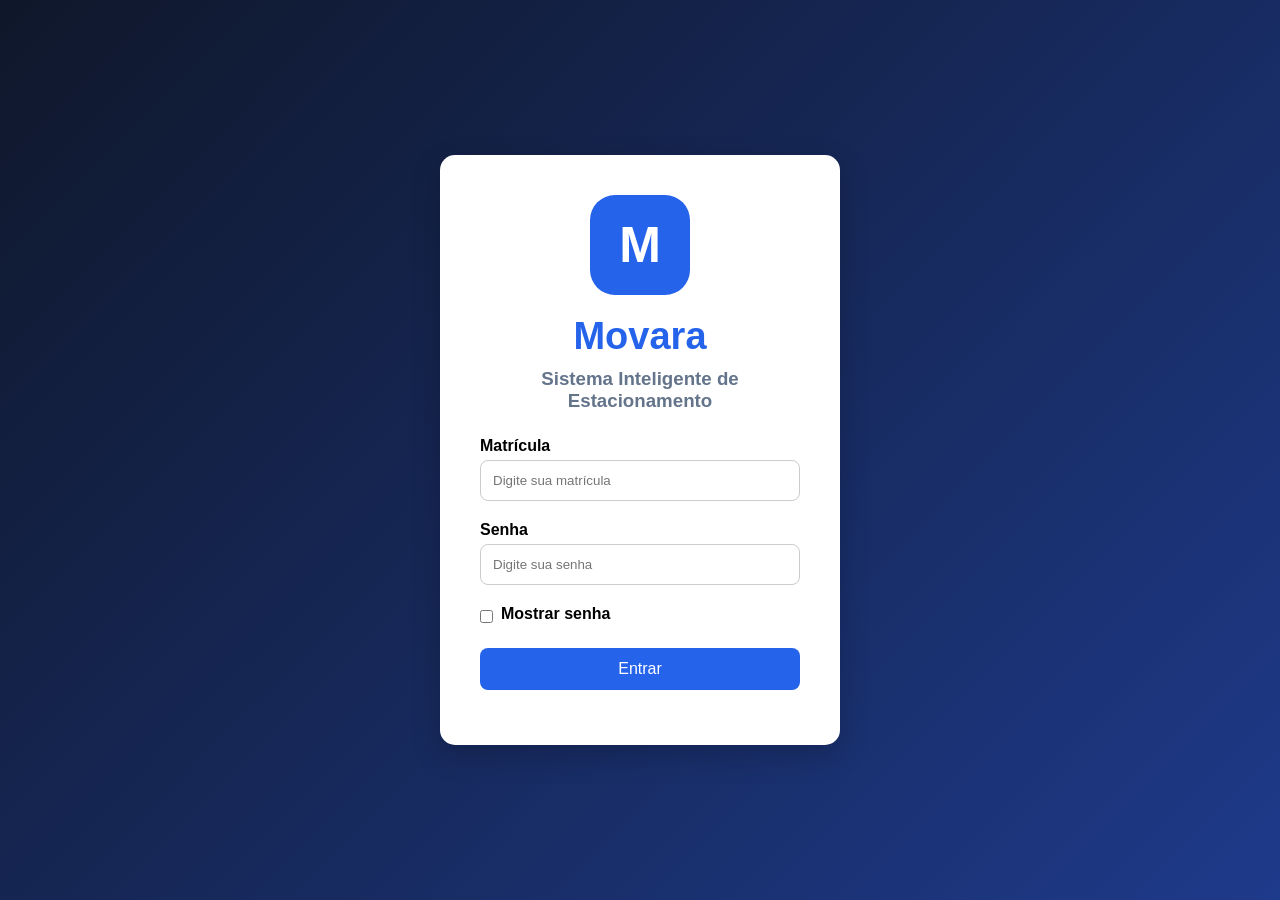
<file: Movara/Index.html>
<!DOCTYPE html>
<html lang="pt-BR">
    <head>
        <meta charset="UTF-8">
        <meta name="viewport" content="width=device-width,initial-scale=1.0">
        <title>Movara - Login</title>
        <link rel="stylesheet" href="css/login.css">
    </head>
    <body>
        <div class="login-card">
            <div class="logo-m">
            M
            </div>
            <h1>Movara</h1>
            <h3>Sistema Inteligente de Estacionamento</h3>

            <form id="loginForm">
                <label for="matricula">Matrícula</label>
                <input
                type="text"
                id="matricula"
                placeholder="Digite sua matrícula" required>
                <label for="senha">Senha</label>
                <input
                type="password"
                id="senha"
                placeholder="Digite sua senha" required>
                <div class="mostrar-senha">
                <input 
                type="checkbox" 
                id="mostrarSenha"> 
                <label for="mostrarSenha">Mostrar senha</label>
                </div>
                <button type="submit">Entrar</button>
            </form>
            <p id="mensagem"></p>
        </div>
        </div>
        <script src="js/login.js"></script>
    </body>
</html>
</file>
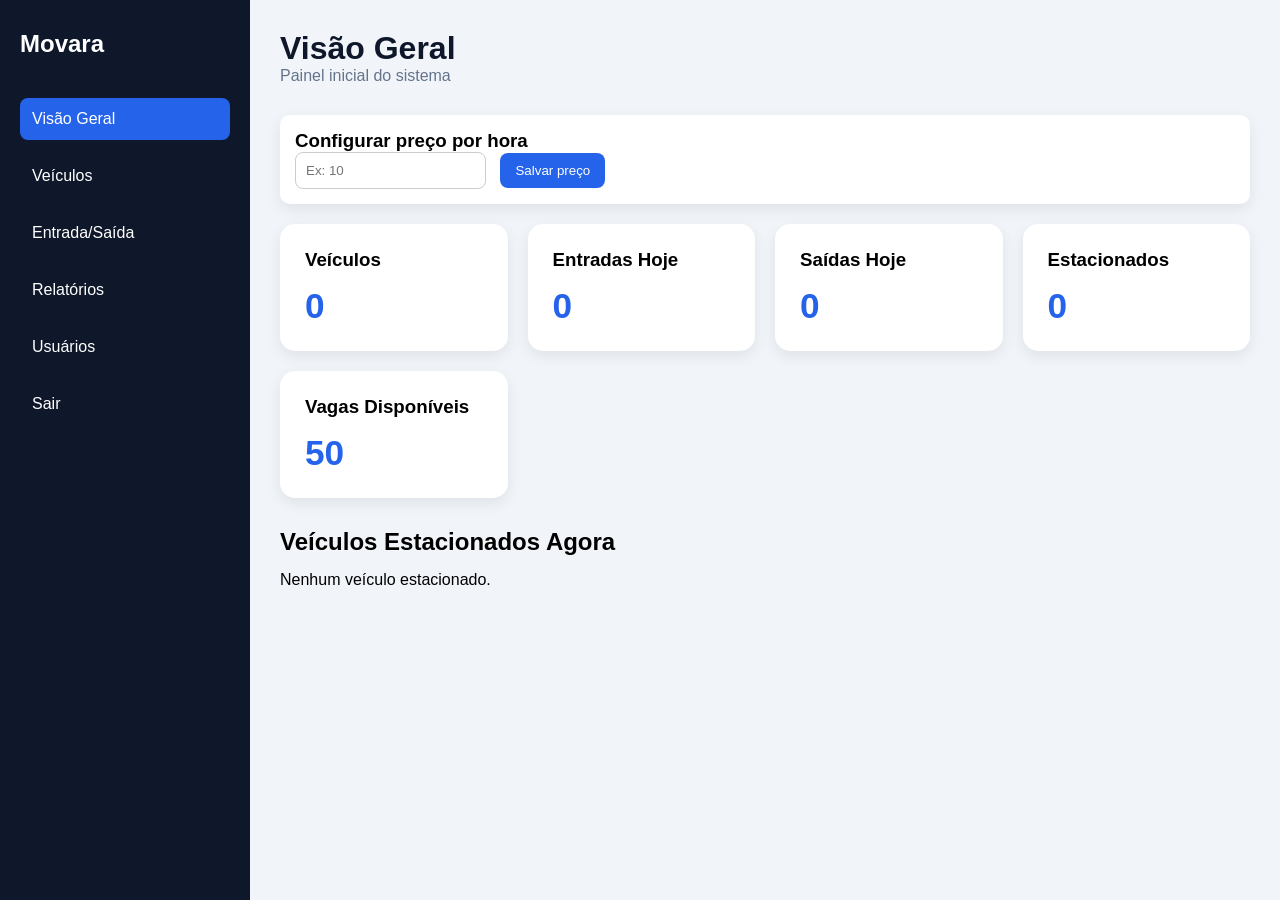
<file: Movara/pages/dashboard.html>
<!DOCTYPE html>
<html lang="pt-BR">

<head>
    <meta charset="UTF-8">
    <meta name="viewport" content="width=device-width, initial-scale=1.0">
    <title>Movara - Visão Geral</title>

    <link rel="stylesheet" href="../css/dashboard.css">
</head>

<body>

    <aside class="sidebar">

        <h2>Movara</h2>

        <nav>
            <a href="dashboard.html" class="active">Visão Geral</a>
            <a href="veiculos.html">Veículos</a>
            <a href="entrada-saida.html">Entrada/Saída</a>
            <a href="relatorios.html">Relatórios</a>
            <a href="usuarios.html">Usuários</a>
            <a href="../Index.html">Sair</a>
        </nav>

    </aside>

    <main class="content">

        <header>
            <h1>Visão Geral</h1>
            <p>Painel inicial do sistema</p>
        </header>

        
        <div class="config-preco">

            <h3>Configurar preço por hora</h3>

            <input
                type="number"
                id="precoInput"
                placeholder="Ex: 10"
                step="0.01">

            <button onclick="salvarPreco()">
                Salvar preço
            </button>

        </div>

        
        <div id="toast-container"></div>

        
        <section class="cards">

            <div class="card">
                <h3>Veículos</h3>
                <span id="totalVeiculos">0</span>
            </div>

            <div class="card">
                <h3>Entradas Hoje</h3>
                <span id="totalEntradas">0</span>
            </div>

            <div class="card">
                <h3>Saídas Hoje</h3>
                <span id="totalSaidas">0</span>
            </div>

            <div class="card">
                <h3>Estacionados</h3>
                <span id="totalEstacionados">0</span>
            </div>

            <div class="card">
            <h3>Vagas Disponíveis</h3>
            <span id="totalVagas">0</span>
            </div>

        </section>

        
        <h2 style="margin-top:30px;">Veículos Estacionados Agora</h2>

        <div id="ativos"></div>

    </main>

    <script src="../js/dashboard.js"></script>

</body>

</html>
</file>
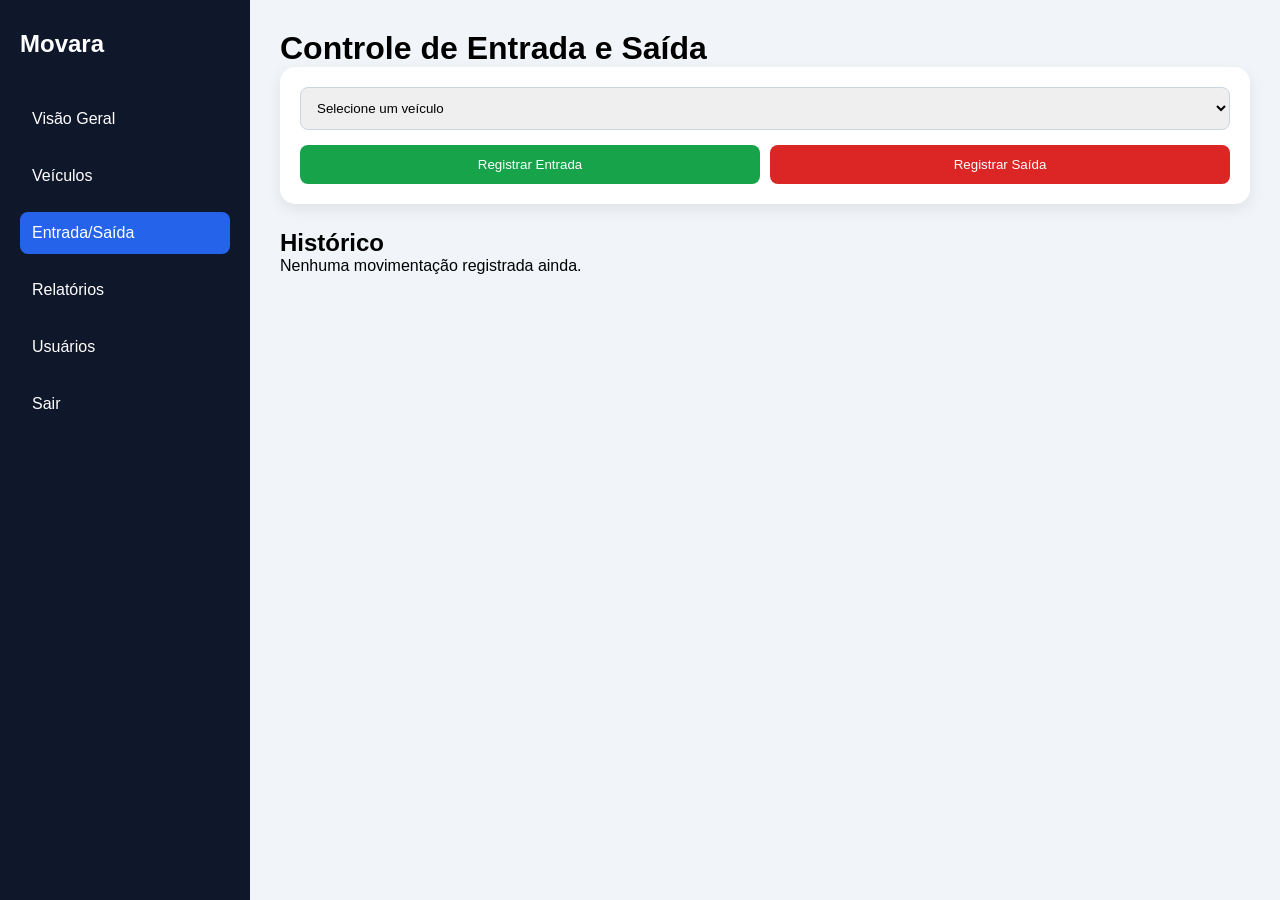
<file: Movara/pages/entrada-saida.html>
<!DOCTYPE html>
<html lang="pt-BR">
<head>
    <meta charset="UTF-8">
    <meta name="viewport" content="width=device-width, initial-scale=1.0">

    <title>Movara - Entrada e Saída</title>

    <link rel="stylesheet" href="../css/dashboard.css">
    <link rel="stylesheet" href="../css/entrada-saida.css">

</head>

<body>

    
    <aside class="sidebar">

        <h2>Movara</h2>

        <nav>
            <a href="dashboard.html">Visão Geral</a>
            <a href="veiculos.html">Veículos</a>
            <a href="entrada-saida.html" class="active">Entrada/Saída</a>
            <a href="relatorios.html">Relatórios</a>
            <a href="usuarios.html">Usuários</a>
            <a href="../Index.html">Sair</a>
        </nav>

    </aside>

    
    <main class="content">

        <h1>Controle de Entrada e Saída</h1>

        
        <div class="painel-controle">

            <select id="veiculoSelect">
                <option value="">
                    Selecione um veículo
                </option>
            </select>

            <div class="acoes">

                <button id="btnEntrada" class="btn-entrada">
                    Registrar Entrada
                </button>

                <button id="btnSaida" class="btn-saida">
                    Registrar Saída
                </button>

            </div>

        </div>

        
        <h2>Histórico</h2>

        <div id="historico"></div>

    </main>

    
    <div id="toast-container"></div>

    
    <script src="../js/entrada-saida.js"></script>

</body>
</html>
</file>
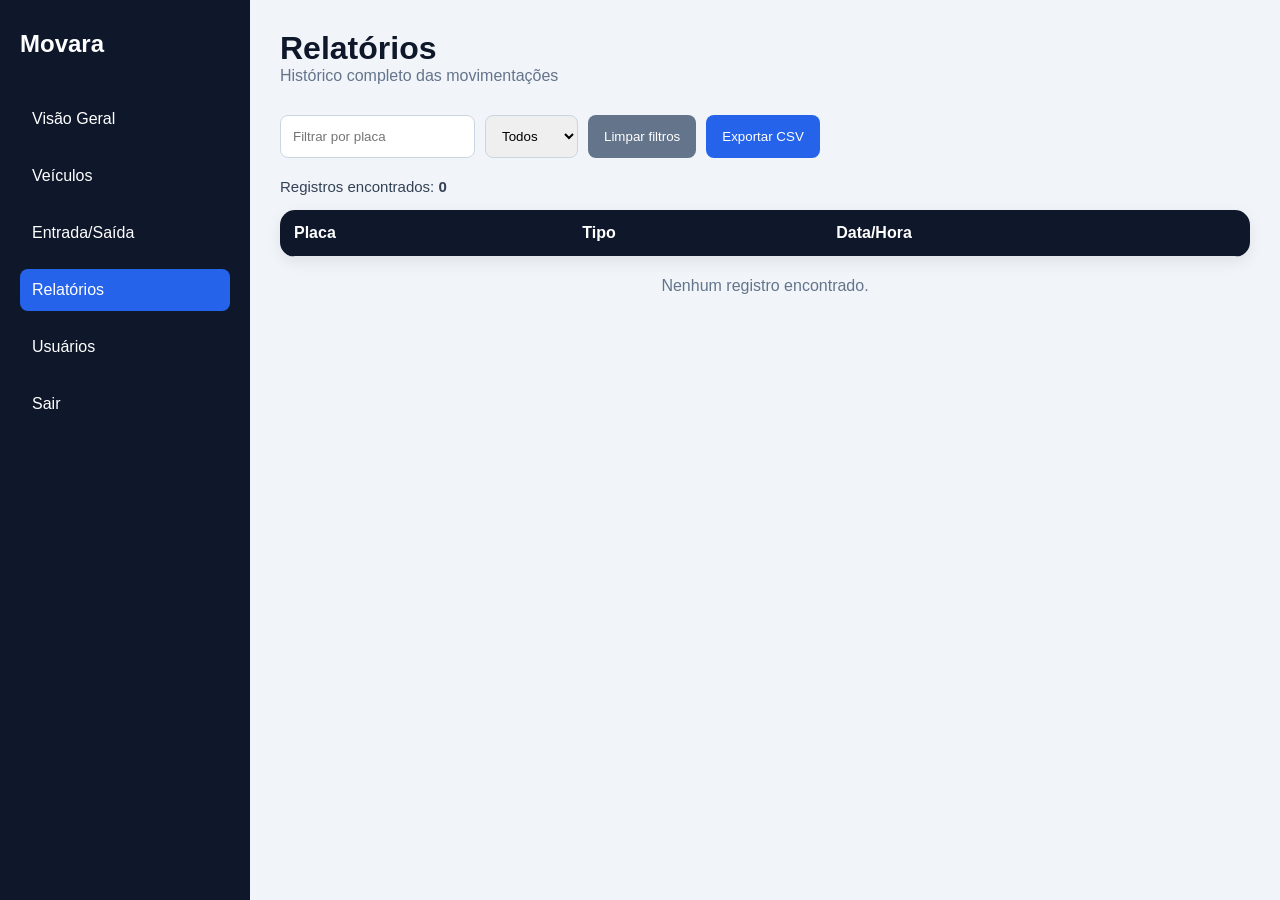
<file: Movara/pages/relatorios.html>
<!DOCTYPE html>
<html lang="pt-BR">

<head>
    <meta charset="UTF-8">
    <meta name="viewport" content="width=device-width, initial-scale=1.0">
    <title>Movara - Relatórios</title>

    <link rel="stylesheet" href="../css/dashboard.css">
    <link rel="stylesheet" href="../css/relatorios.css">

</head>

<body>

    <aside class="sidebar">

        <h2>Movara</h2>

        <nav>
            <a href="dashboard.html">Visão Geral</a>
            <a href="veiculos.html">Veículos</a>
            <a href="entrada-saida.html">Entrada/Saída</a>
            <a href="relatorios.html" class="active">Relatórios</a>
            <a href="usuarios.html">Usuários</a>
            <a href="../Index.html">Sair</a>
        </nav>

    </aside>

    <main class="content">

        <header>
            <h1>Relatórios</h1>
            <p>Histórico completo das movimentações</p>
        </header>

        <section class="filtros">

            <input
                type="text"
                id="filtroPlaca"
                placeholder="Filtrar por placa">

            <select id="filtroTipo">
                <option value="Todos">Todos</option>
                <option value="Entrada">Entrada</option>
                <option value="Saída">Saída</option>
            </select>

            <button id="btnLimpar">
                Limpar filtros
            </button>

            <button id="btnExportar">
                Exportar CSV
            </button>

        </section>

        <div class="contador">
            Registros encontrados:
            <strong id="contadorRegistros">0</strong>
        </div>

        <div class="tabela-container">

            <table>

                <thead>
                    <tr>
                        <th>Placa</th>
                        <th>Tipo</th>
                        <th>Data/Hora</th>
                    </tr>
                </thead>

                <tbody id="tabelaRelatorios"></tbody>

            </table>

        </div>

        <p id="mensagemVazia" class="mensagem-vazia">
            Nenhum registro encontrado.
        </p>

    </main>

    <script src="../js/relatorios.js"></script>

</body>

</html>
</file>
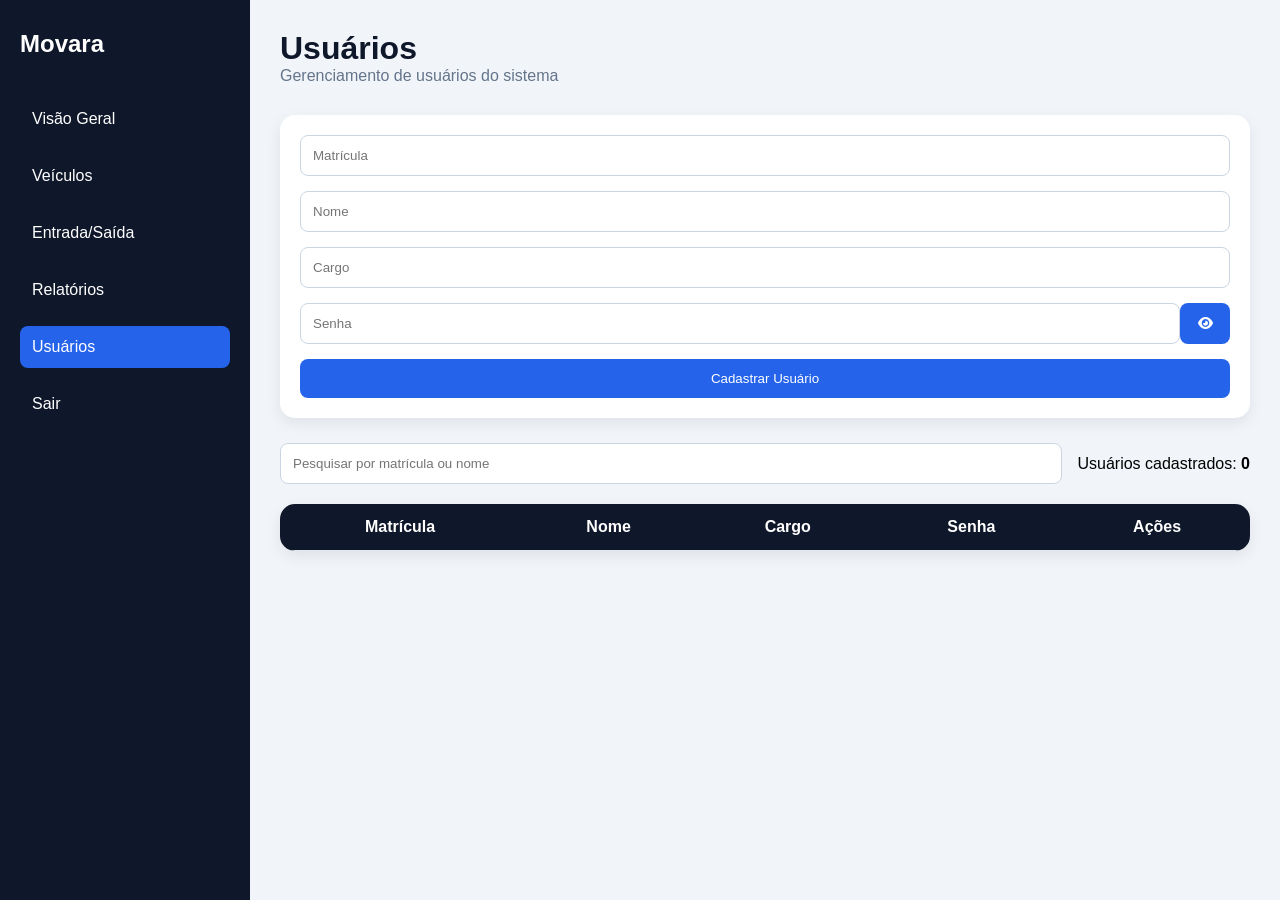
<file: Movara/pages/usuarios.html>
<!DOCTYPE html>
<html lang="pt-BR">

<head>
    <meta charset="UTF-8">
    <meta name="viewport" content="width=device-width, initial-scale=1.0">

    <title>Movara - Usuários</title>

    <link rel="stylesheet" href="../css/dashboard.css">
    <link rel="stylesheet" href="../css/usuarios.css">
    <link rel="stylesheet"
    href="https://cdnjs.cloudflare.com/ajax/libs/font-awesome/6.5.1/css/all.min.css">

</head>

<body>

    <aside class="sidebar">

        <h2>Movara</h2>

        <nav>
            <a href="dashboard.html">Visão Geral</a>
            <a href="veiculos.html">Veículos</a>
            <a href="entrada-saida.html">Entrada/Saída</a>
            <a href="relatorios.html">Relatórios</a>
            <a href="usuarios.html" class="active">Usuários</a>
            <a href="../Index.html">Sair</a>
        </nav>

    </aside>

    <main class="content">

        <header>
            <h1>Usuários</h1>
            <p>Gerenciamento de usuários do sistema</p>
        </header>

        <section class="form-card">

            <input type="text" id="matricula" placeholder="Matrícula">

            <input type="text" id="nome" placeholder="Nome">

            <input type="text" id="cargo" placeholder="Cargo">

            <div class="senha-wrapper">
                <input type="password" id="senha" placeholder="Senha">

                <button type="button" id="toggleSenha">
                    <i class="fa-solid fa-eye"></i>
                </button>
            </div>

            <button id="btnCadastrar">
                Cadastrar Usuário
            </button>

        </section>

        <section class="topo-lista">

            <input
                type="text"
                id="pesquisa"
                placeholder="Pesquisar por matrícula ou nome">

            <div class="contador">
                Usuários cadastrados:
                <strong id="contadorUsuarios">0</strong>
            </div>

        </section>

        <table>

            <thead>
                <tr>
                    <th>Matrícula</th>
                    <th>Nome</th>
                    <th>Cargo</th>
                    <th>Senha</th>
                    <th>Ações</th>
                </tr>
            </thead>

            <tbody id="listaUsuarios"></tbody>

        </table>

    </main>

    <div id="modalEditar" class="modal">

        <div class="modal-content">

            <h2>Editar Usuário</h2>

            <input type="text" id="editMatricula">

            <input type="text" id="editNome">

            <input type="text" id="editCargo">

            <input type="password" id="editSenha">

            <div class="modal-acoes">

                <button id="cancelarEdicao">
                    Cancelar
                </button>

                <button id="salvarEdicao">
                    Salvar
                </button>

            </div>

        </div>

    </div>

    <div id="toast"></div>


    <div id="modalExcluir" class="modal">

    <div class="modal-content modal-excluir">

        <h2>Confirmar Exclusão</h2>

        <p>
            Tem certeza que deseja excluir este usuário?
        </p>

        <div class="modal-acoes">

            <button id="cancelarExclusao">
                Cancelar
            </button>

            <button id="confirmarExclusao">
                Excluir
            </button>

        </div>

    </div>

    <script src="../js/usuarios.js"></script>

</div>

</body>

</html>
</file>
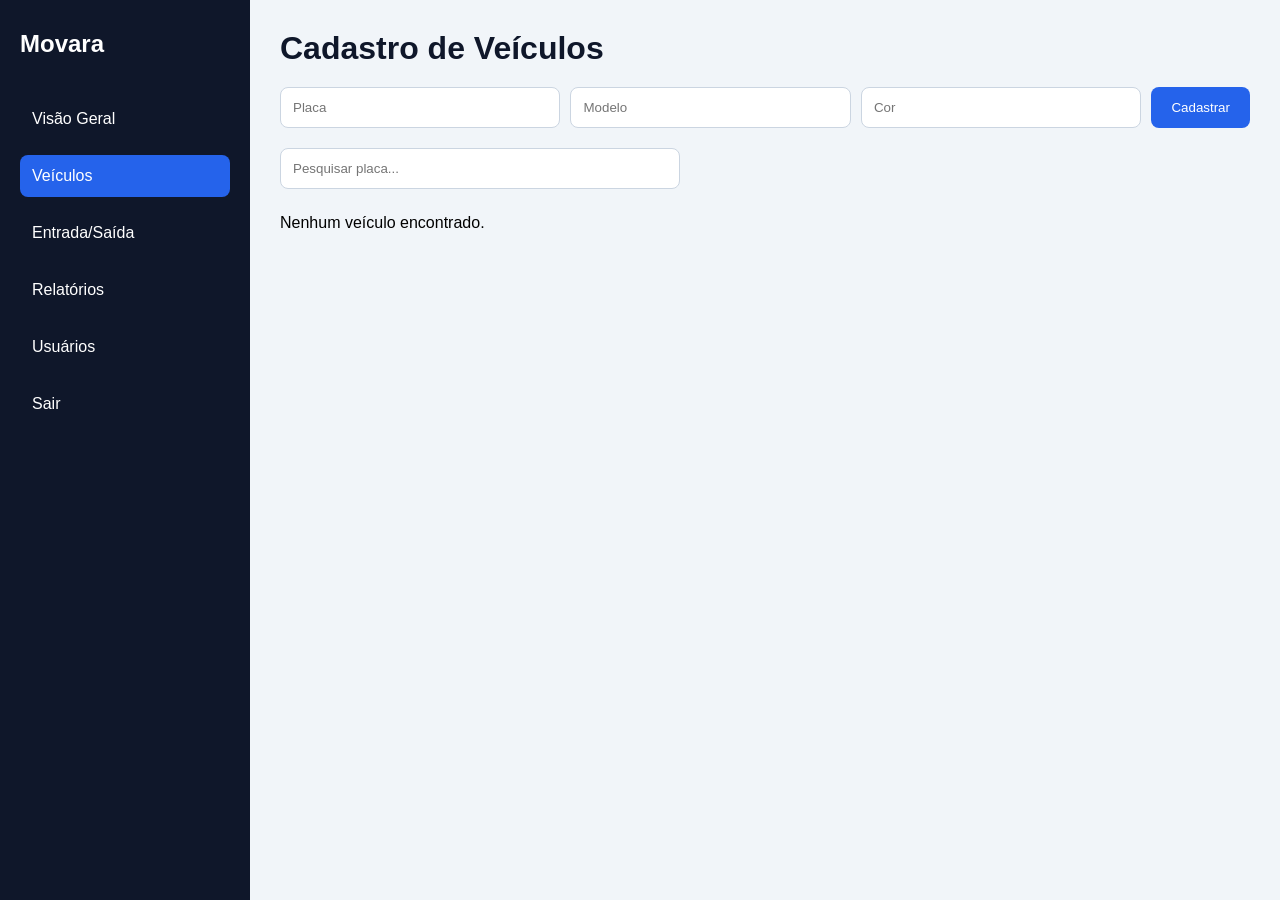
<file: Movara/pages/veiculos.html>
<!DOCTYPE html>
<html lang="pt-BR">
<head>
    <meta charset="UTF-8">
    <meta name="viewport" content="width=device-width, initial-scale=1.0">
    <title>Movara - Veículos</title>

    <link rel="stylesheet" href="../css/dashboard.css">
    <link rel="stylesheet" href="../css/veiculos.css">

</head>
<body>

    <aside class="sidebar">

        <h2>Movara</h2>

        <nav>
            <a href="dashboard.html">Visão Geral</a>

            <a
                href="veiculos.html"
                class="active">
                Veículos
            </a>

            <a href="entrada-saida.html">
                Entrada/Saída
            </a>

            <a href="relatorios.html">
                Relatórios
            </a>

            <a href="usuarios.html">
                Usuários
            </a>

            <a href="../Index.html">
                Sair
            </a>
        </nav>

    </aside>

    <main class="content">

        <h1>Cadastro de Veículos</h1>

        <form id="formVeiculo">

            <input
                type="text"
                id="placa"
                placeholder="Placa"
                required>

            <input
                type="text"
                id="modelo"
                placeholder="Modelo"
                required>

            <input
                type="text"
                id="cor"
                placeholder="Cor"
                required>

            <button type="submit">
                Cadastrar
            </button>

        </form>

        <input
            type="text"
            id="pesquisa"
            placeholder="Pesquisar placa...">

        <div id="listaVeiculos"></div>

    </main>


    <div
        id="modalExcluir"
        class="modal">

        <div class="modal-content">

            <h3>
                Confirmar exclusão
            </h3>

            <p id="textoModal"></p>

            <div class="modal-acoes">

                <button
                    id="btnCancelar"
                    class="btn-cancelar">

                    Cancelar

                </button>

                <button
                    id="btnConfirmar"
                    class="btn-excluir">

                    Excluir

                </button>

            </div>

        </div>

    </div>

    <script src="../js/veiculos.js"></script>

</body>
</html>
</file>
<file: Movara/css/login.css>
*{
    margin: 0;
    padding: 0;
    box-sizing: border-box;
    font-family: 'Segoe UI', sans-serif;
}

body{
    background: linear-gradient(
        135deg,
        #0f172a,
        #1e3a8a
    );

    display: flex;
    justify-content: center;
    align-items: center;
    min-height: 100vh;
}

.login-card{
    background: white;
    width: 90%;
    max-width: 400px;
    padding: 40px;
    border-radius: 15px;
    box-shadow: 0 10px 30px rgba(0, 0, 0, 0.2);
}

h1{
    color: #2563eb;
    font-size: 38px;
    text-align: center;

}

h3{
    text-align: center;
    color: #64748b;
    margin-bottom: 25px;
    margin-top: 10px;
}

label{
    display: block;
    margin-bottom: 5px;
    font-weight: bold;
}

input{
    width: 100%;
    padding: 12px;
    margin-bottom: 20px;
    border: 1px solid #ccc;
    border-radius: 8px;
}

button{
    width: 100%;
    padding: 12px;
    border: none;
    border-radius: 8px;
    background: #2563eb;
    color: white;
    cursor: pointer;
    font-size: 16px;
    transition: .3s;
}

buttond:hover{
    background: #1d4ed8;
    transform: translateY(-2px);
}

#mensagem{
margin-top: 15px;
text-align: center;
}

.mostrar-senha{
    display: flex;
    align-items: center;
    gap: 8px;
    margin-bottom: 20px;
}

.mostrar-senha input{
    width: auto;
    margin: 0;
}

.logo-m{
    width:100px;
    height:100px;
    border-radius: 25%;

    background:#2563eb;

    color:white;

    font-size:50px;
    font-weight:700;

    display:flex;
    align-items:center;
    justify-content:center;

    margin:0 auto 20px;
}
</file>
<file: Movara/css/dashboard.css>
*{
    margin: 0;
    padding: 0;
    box-sizing: border-box;
    font-family: 'Segoe UI', sans-serif;
}


@media (max-width: 768px){
    body{
        flex-direction: column;
    }

    .sidebar{
        width: 100%;
    }

    .content{
        margin-left: 0;
    }
}

body{
    display: flex;
    min-height: 100vh;
    background: #f1f5f9;
}


.sidebar{
    width: 250px;
    background: #0f172a;
    color: white;
    padding: 30px 20px;
    position: fixed;
    left: 0;
    top: 0;
    height: 100vh;
}

.sidebar h2{
    margin-bottom: 40px;
}

.sidebar nav{
    display: flex;
    flex-direction: column;
    gap: 15px;
}

.sidebar a{
    color: white;
    text-decoration: none;
    padding: 12px;
    border-radius: 8px;
    transition: .3s;
}

.sidebar a:hover,
.sidebar a.active{
    background: #2563eb;
}


.content{
    margin-left: 250px;
    flex: 1;
    padding: 30px;
}

header{
    margin-bottom: 30px;
}

header h1{
    color: #0f172a;
}

header p{
    color: #64748b;
}


.cards{
    display: grid;
    grid-template-columns: repeat(auto-fit,minmax(220px,1fr));
    gap: 20px;
}

.card{
    background: white;
    padding: 25px;
    border-radius: 15px;
    box-shadow: 0 5px 15px rgba(0, 0, 0, 0.08);
    transition: .3s;
}

.card:hover{
    transform: translateY(-5px);
    box-shadow: 0 10px 25px rgba(0,0,0,.15);
}

.card h3{
    margin-bottom: 15px;
}

.card span{
    font-size: 2.2rem;
    font-weight: 700;
    color: #2563eb;
}


#toast-container{
    position: fixed;
    bottom: 20px;
    right: 20px;
    display: flex;
    flex-direction: column;
    gap: 10px;
    z-index: 9999;
}

.toast{
    min-width: 220px;
    max-width: 300px;
    padding: 12px 14px;
    border-radius: 10px;
    color: #fff;
    font-size: 14px;
    box-shadow: 0 8px 20px rgba(0,0,0,.15);

    transform: translateX(100%);
    opacity: 0;

    animation: slideIn .3s forwards, fadeOut .3s forwards 2.7s;
}

@keyframes slideIn{
    to{
        transform: translateX(0);
        opacity: 1;
    }
}

@keyframes fadeOut{
    to{
        transform: translateX(100%);
        opacity: 0;
    }
}

.toast.success{
    background: #16a34a;
}

.toast.error{
    background: #dc2626;
}

.toast.info{
    background: #2563eb;
}

.toast.warning{
    background: #f59e0b;
}


#ativos{
    margin-top: 15px;
    display: grid;
    gap: 15px;
}

.registro{
    background: white;
    padding: 18px;
    border-radius: 15px;
    box-shadow: 0 5px 15px rgba(0,0,0,.08);
    transition: .3s;
}

.registro:hover{
    transform: translateY(-3px);
}

.status-entrada{
    color: #16a34a;
    font-weight: bold;
}


.config-preco{
    background: white;
    padding: 15px;
    border-radius: 10px;
    margin-bottom: 20px;
    box-shadow: 0 5px 15px rgba(0,0,0,.08);
}

.config-preco input{
    padding: 10px;
    border: 1px solid #ccc;
    border-radius: 8px;
    margin-right: 10px;
}

.config-preco button{
    padding: 10px 15px;
    border: none;
    background: #2563eb;
    color: white;
    border-radius: 8px;
    cursor: pointer;
}
</file>
<file: Movara/css/entrada-saida.css>
.painel-controle{
    background: white;
    padding: 20px;
    border-radius: 15px;
    box-shadow: 0 5px 15px rgba(0,0,0,.08);
    margin-bottom: 25px;
}

#veiculoSelect{
    width: 100%;
    padding: 12px;
    border: 1px solid #cbd5e1;
    border-radius: 8px;
    margin-bottom: 15px;
}

.acoes{
    display: flex;
    gap: 10px;
}

.acoes button{
    flex: 1;
    border: none;
    padding: 12px;
    border-radius: 8px;
    color: white;
    cursor: pointer;
}

.btn-entrada{
    background: #16a34a;
}

.btn-entrada:hover{
    background: #15803d;
}

.btn-saida{
    background: #dc2626;
}

.btn-saida:hover{
    background: #b91c1c;
}

#historico{
    display: grid;
    gap: 15px;
}

.registro{
    background: white;
    padding: 18px;
    border-radius: 15px;
    box-shadow: 0 5px 15px rgba(0,0,0,.08);
}

.registro p{
    margin-bottom: 6px;
}

.status-entrada{
    color: #16a34a;
    font-weight: bold;
}

.status-saida{
    color: #dc2626;
    font-weight: bold;
}

.toast{
    position: fixed;
    bottom: 20px;
    right: 20px;
    background: #0f172a;
    color: white;
    padding: 14px 18px;
    border-radius: 10px;
    opacity: 0;
    transform: translateY(20px);
    transition: .3s;
    z-index: 9999;
}

.toast.show{
    opacity: 1;
    transform: translateY(0);
}

.toast.success{
    background: #16a34a;
}

.toast.error{
    background: #dc2626;
}
</file>
<file: Movara/css/relatorios.css>
.filtros{
    display:flex;
    flex-wrap:wrap;
    gap:10px;
    margin-bottom:20px;
}

.filtros input,
.filtros select{
    padding:12px;
    border:1px solid #cbd5e1;
    border-radius:8px;
}

.filtros button{
    border:none;
    padding:12px 16px;
    border-radius:8px;
    cursor:pointer;
    color:white;
}

#btnExportar{
    background:#2563eb;
}

#btnExportar:hover{
    background:#1d4ed8;
}

#btnLimpar{
    background:#64748b;
}

#btnLimpar:hover{
    background:#475569;
}

.contador{
    margin-bottom:15px;
    color:#334155;
    font-size:15px;
}

.tabela-container{
    background:white;
    border-radius:15px;
    overflow:hidden;
    box-shadow:0 5px 15px rgba(0,0,0,.08);
}

table{
    width:100%;
    border-collapse:collapse;
}

thead{
    background:#0f172a;
    color:white;
}

th,
td{
    padding:14px;
    text-align:left;
    border-bottom:1px solid #e2e8f0;
}

tbody tr:hover{
    background:#f8fafc;
}

.mensagem-vazia{
    margin-top:20px;
    text-align:center;
    color:#64748b;
    display:none;
}

.tipo-entrada{
    color:#16a34a;
    font-weight:bold;
}

.tipo-saida{
    color:#dc2626;
    font-weight:bold;
}

@media(max-width:768px){

    .tabela-container{
        overflow-x:auto;
    }

    table{
        min-width:600px;
    }
}
</file>
<file: Movara/css/usuarios.css>
.form-card{
    background:white;
    padding:20px;
    border-radius:15px;
    display:grid;
    gap:15px;
    box-shadow:0 5px 15px rgba(0,0,0,.08);
    margin-bottom:25px;
}

.form-card input{
    padding:12px;
    border:1px solid #cbd5e1;
    border-radius:8px;
}

.form-card button{
    background:#2563eb;
    color:white;
    border:none;
    padding:12px;
    border-radius:8px;
    cursor:pointer;
}

.topo-lista{
    display:flex;
    justify-content:space-between;
    align-items:center;
    margin-bottom:20px;
    gap:15px;
    flex-wrap:wrap;
}

.topo-lista input{
    flex:1;
    min-width:250px;
    padding:12px;
    border:1px solid #cbd5e1;
    border-radius:8px;
}

table{
    width:100%;
    background:white;
    border-collapse:collapse;
    border-radius:15px;
    overflow:hidden;
    box-shadow:0 5px 15px rgba(0,0,0,.08);
}

thead{
    background:#0f172a;
    color:white;
}

th,
td{
    padding:14px;
    border-bottom:1px solid #e2e8f0;
}

.acao{
    border:none;
    cursor:pointer;
    margin-right:5px;
    padding:8px 10px;
    border-radius:6px;
    color:white;
}

.editar{
    background:#2563eb;
}

.excluir{
    background:#dc2626;
}

.senha-wrapper{
    display:flex;
}

.senha-wrapper input{
    flex:1;
}

.senha-wrapper button{
    width:50px;
}

.modal{
    display:none;
    position:fixed;
    inset:0;
    background:rgba(0,0,0,.5);
    justify-content:center;
    align-items:center;
}

.modal-content{
    width:90%;
    max-width:500px;
    background:white;
    padding:25px;
    border-radius:15px;
    display:grid;
    gap:15px;
}

.modal-content input{
    padding:12px;
    border:1px solid #ccc;
    border-radius:8px;
}

.modal-acoes{
    display:flex;
    justify-content:flex-end;
    gap:10px;
}

.modal-acoes button{
    padding:10px 15px;
    border:none;
    border-radius:8px;
    cursor:pointer;
}

#salvarEdicao{
    background:#16a34a;
    color:white;
}

#cancelarEdicao{
    background:#64748b;
    color:white;
}

@media(max-width:768px){

    table{
        display:block;
        overflow-x:auto;
    }
}

.toast{

    position:fixed;

    top:20px;
    right:20px;

    padding:15px 20px;

    color:white;

    border-radius:10px;

    opacity:0;

    transform:translateY(-20px);

    transition:.3s;

    z-index:9999;
}

.toast.show{

    opacity:1;

    transform:translateY(0);
}

.toast-success{
    background:#16a34a;
}

.toast-error{
    background:#dc2626;
}


.modal-excluir{
    text-align:center;
}

#confirmarExclusao{
    background:#dc2626;
    color:white;
}

#cancelarExclusao{
    background:#64748b;
    color:white;
}
</file>
<file: Movara/css/veiculos.css>
*{
    margin: 0;
    padding: 0;
    box-sizing: border-box;
    font-family: 'Segoe UI', sans-serif;
}

body{
    display: flex;
    min-height: 100vh;
    background: #f1f5f9;
}

.content{
    flex: 1;
    padding: 30px;
}

.content h1{
    color: #0f172a;
    margin-bottom: 20px;
}

form{
    display: flex;
    gap: 10px;
    flex-wrap: wrap;
    margin-bottom: 20px;
}

form input{
    flex: 1;
    min-width: 180px;
    padding: 12px;
    border: 1px solid #cbd5e1;
    border-radius: 8px;
}

form input:focus{
    outline: none;
    border-color: #2563eb;
    box-shadow: 0 0 8px rgba(37,99,235,.3);
}

form button{
    background: #2563eb;
    color: white;
    border: none;
    padding: 12px 20px;
    border-radius: 8px;
    cursor: pointer;
    transition: .3s;
}

form button:hover{
    background: #1d4ed8;
    transform: translateY(-2px);
}

#pesquisa{
    width: 100%;
    max-width: 400px;
    padding: 12px;
    border: 1px solid #cbd5e1;
    border-radius: 8px;
    margin-bottom: 25px;
}

#pesquisa:focus{
    outline: none;
    border-color: #2563eb;
    box-shadow: 0 0 8px rgba(37,99,235,.3);
}

#listaVeiculos{
    display: grid;
    grid-template-columns: repeat(auto-fill, minmax(280px, 1fr));
    gap: 20px;
}

.veiculo{
    background: white;
    padding: 20px;
    border-radius: 15px;
    box-shadow: 0 5px 15px rgba(0,0,0,.08);
    transition: .3s;
}

.veiculo:hover{
    transform: translateY(-5px);
    box-shadow: 0 10px 20px rgba(0,0,0,.12);
}

.veiculo p{
    margin-bottom: 10px;
    color: #334155;
    font-size: 15px;
}

.titulo-placa{
    color: #334155;
    font-weight: 700;
}

.valor-placa{
    display: inline-block;
    background: #dbeafe;
    color: #2563eb;
    padding: 4px 10px;
    border-radius: 6px;
    font-weight: 700;
    margin-left: 5px;
}

.valor-info{
    color: #0f172a;
    font-weight: 600;
}

.titulo-info{
    color: #334155;
    font-weight: 700;
}



.acoes{
    display: flex;
    gap: 10px;
    margin-top: 15px;
}

.acoes button{
    flex: 1;
    border: none;
    padding: 10px 15px;
    border-radius: 8px;
    cursor: pointer;
    color: white;
    transition: .3s;
}



.btn-editar{
    background: #2563eb;
}

.btn-editar:hover{
    background: #1d4ed8;
}



.btn-excluir{
    background: #dc2626;
}

.btn-excluir:hover{
    background: #b91c1c;
}



.btn-salvar{
    background: #2563eb;
}

.btn-salvar:hover{
    background: #1d4ed8;
}



.btn-cancelar{
    background: #64748b;
}

.btn-cancelar:hover{
    background: #475569;
}



.input-edicao{
    width: 100%;
    padding: 10px;
    margin-top: 5px;
    margin-bottom: 12px;
    border: 1px solid #cbd5e1;
    border-radius: 8px;
}

.input-edicao:focus{
    outline: none;
    border-color: #2563eb;
    box-shadow: 0 0 8px rgba(37,99,235,.3);
}

.veiculo label{
    display: block;
    margin-bottom: 5px;
    color: #334155;
    font-weight: 600;
}



.modal{
    display: none;
    position: fixed;
    inset: 0;
    background: rgba(0,0,0,.5);
    justify-content: center;
    align-items: center;
    z-index: 1000;
}

.modal.ativo{
    display: flex;
}

.modal-content{
    background: white;
    width: 90%;
    max-width: 420px;
    padding: 25px;
    border-radius: 15px;
    box-shadow: 0 10px 30px rgba(0,0,0,.2);
    animation: aparecer .2s ease;
}

@keyframes aparecer{
    from{
        opacity: 0;
        transform: scale(.95);
    }

    to{
        opacity: 1;
        transform: scale(1);
    }
}

.modal-content h3{
    color: #0f172a;
    margin-bottom: 10px;
}

.modal-content p{
    color: #64748b;
    margin-bottom: 20px;
}

.modal-acoes{
    display: flex;
    gap: 10px;
}

.modal-acoes button{
    flex: 1;
    border: none;
    padding: 12px;
    border-radius: 8px;
    color: white;
    cursor: pointer;
}



@media (max-width: 768px){

    .content{
        padding: 20px;
    }

    form{
        flex-direction: column;
    }

    form input,
    form button{
        width: 100%;
    }

    #listaVeiculos{
        grid-template-columns: 1fr;
    }

    .acoes{
        flex-direction: column;
    }

    .modal-content{
        width: 95%;
    }
}

.toast{
    position: fixed;
    bottom: 20px;
    right: 20px;
    background: #0f172a;
    color: white;
    padding: 14px 18px;
    border-radius: 10px;
    opacity: 0;
    transform: translateY(20px);
    transition: .3s;
    z-index: 9999;
}

.toast.show{
    opacity: 1;
    transform: translateY(0);
}

.toast.success{
    background: #16a34a;
}

.toast.error{
    background: #dc2626;
}
</file>
